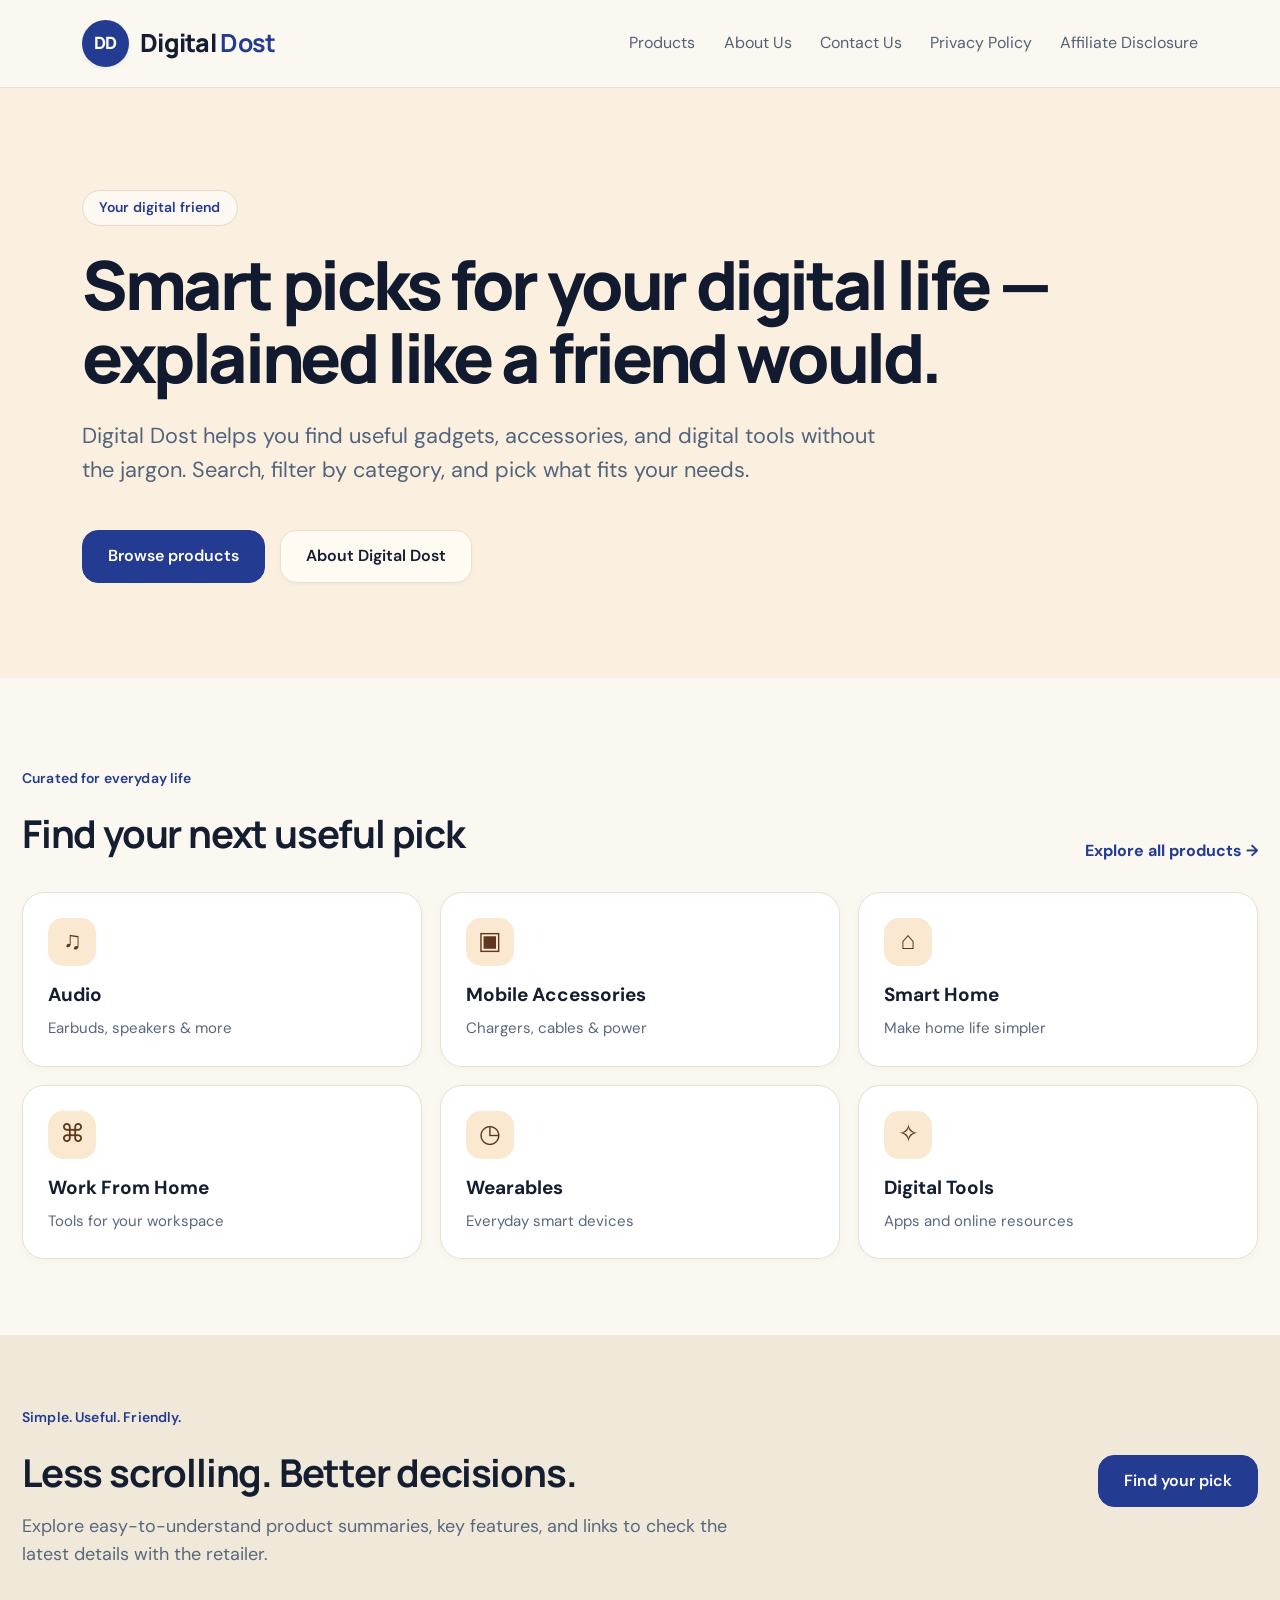
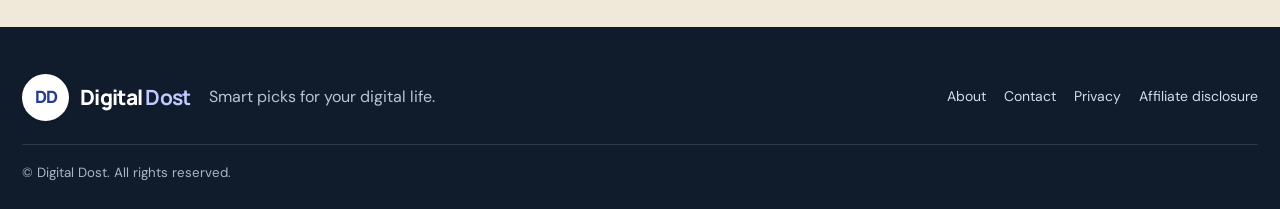
<file: index.html>
<!doctype html>
<html lang="en">
<head>
  <meta charset="utf-8">
  <meta name="viewport" content="width=device-width, initial-scale=1">
  <meta name="description" content="Digital Dost helps you discover useful gadgets, accessories, and digital tools with friendly recommendations.">
  <title>Digital Dost — Smart picks for your digital life</title>
  <link rel="stylesheet" href="styles.css">
</head>
<body>
  <header class="site-header">
    <a class="brand" href="index.html" aria-label="Digital Dost home"><span class="brand-mark">DD</span><span>Digital <b>Dost</b></span></a>
    <button class="menu-toggle" id="menuToggle" aria-label="Toggle navigation" aria-expanded="false">☰</button>
    <nav id="mainNav" aria-label="Main navigation">
      <a href="products.html">Products</a>
      <a href="about.html">About Us</a>
      <a href="contact.html">Contact Us</a>
      <a href="privacy.html">Privacy Policy</a>
      <a href="disclosure.html">Affiliate Disclosure</a>
    </nav>
  </header>
  <main>
    <section class="hero">
      <div class="eyebrow">Your digital friend</div>
      <h1>Smart picks for your digital life — explained like a friend would.</h1>
      <p>Digital Dost helps you find useful gadgets, accessories, and digital tools without the jargon. Search, filter by category, and pick what fits your needs.</p>
      <div class="hero-actions">
        <a class="button primary" href="products.html">Browse products</a>
        <a class="button secondary" href="about.html">About Digital Dost</a>
      </div>
    </section>
    <section class="section wrap">
      <div class="section-heading">
        <div><p class="eyebrow">Curated for everyday life</p><h2>Find your next useful pick</h2></div>
        <a class="text-link" href="products.html">Explore all products →</a>
      </div>
      <div class="category-grid">
        <a class="category-card" href="products.html?category=Audio"><span class="category-icon">♫</span><strong>Audio</strong><small>Earbuds, speakers & more</small></a>
        <a class="category-card" href="products.html?category=Mobile%20Accessories"><span class="category-icon">▣</span><strong>Mobile Accessories</strong><small>Chargers, cables & power</small></a>
        <a class="category-card" href="products.html?category=Smart%20Home"><span class="category-icon">⌂</span><strong>Smart Home</strong><small>Make home life simpler</small></a>
        <a class="category-card" href="products.html?category=Work%20From%20Home"><span class="category-icon">⌘</span><strong>Work From Home</strong><small>Tools for your workspace</small></a>
        <a class="category-card" href="products.html?category=Wearables"><span class="category-icon">◷</span><strong>Wearables</strong><small>Everyday smart devices</small></a>
        <a class="category-card" href="products.html?category=Digital%20Tools"><span class="category-icon">✧</span><strong>Digital Tools</strong><small>Apps and online resources</small></a>
      </div>
    </section>
    <section class="feature-band">
      <div class="wrap feature-content"><div><p class="eyebrow">Simple. Useful. Friendly.</p><h2>Less scrolling. Better decisions.</h2><p>Explore easy-to-understand product summaries, key features, and links to check the latest details with the retailer.</p></div><a class="button primary" href="products.html">Find your pick</a></div>
    </section>
  </main>
  <footer class="site-footer"><div class="wrap footer-inner"><a class="brand footer-brand" href="index.html"><span class="brand-mark">DD</span><span>Digital <b>Dost</b></span></a><p>Smart picks for your digital life.</p><div class="footer-links"><a href="about.html">About</a><a href="contact.html">Contact</a><a href="privacy.html">Privacy</a><a href="disclosure.html">Affiliate disclosure</a></div><small>© <span data-year></span> Digital Dost. All rights reserved.</small></div></footer>
  <script src="script.js"></script>
</body>
</html>
</file>
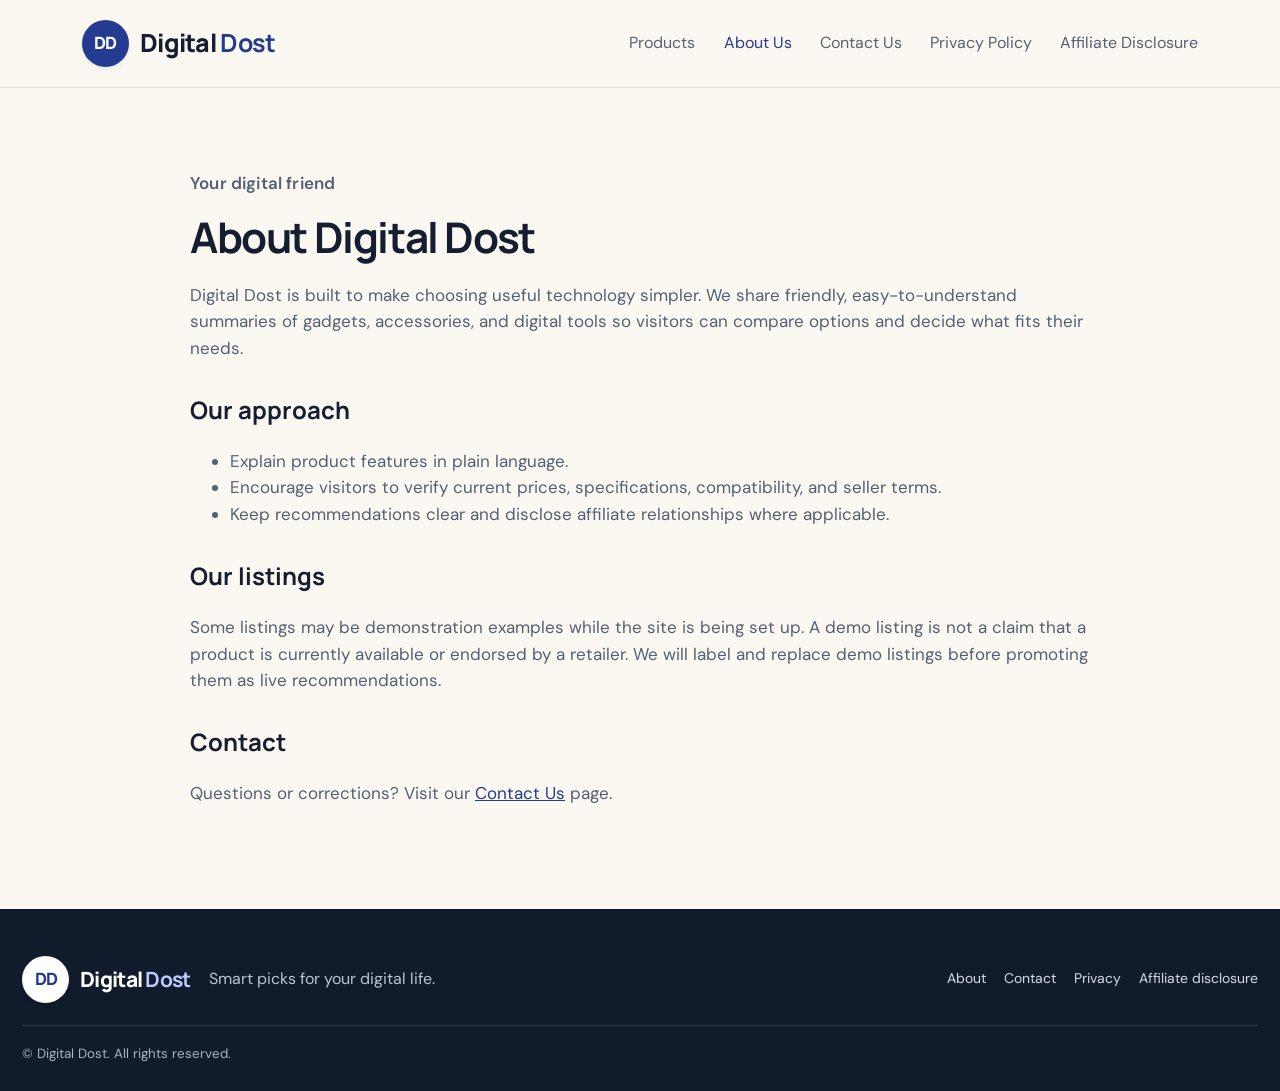
<file: about.html>
<!doctype html><html lang="en"><head><meta charset="utf-8"><meta name="viewport" content="width=device-width, initial-scale=1"><title>About Us — Digital Dost</title><link rel="stylesheet" href="styles.css"></head><body>
<header class="site-header"><a class="brand" href="index.html"><span class="brand-mark">DD</span><span>Digital <b>Dost</b></span></a><button class="menu-toggle" id="menuToggle" aria-label="Toggle navigation" aria-expanded="false">☰</button><nav id="mainNav"><a href="products.html">Products</a><a class="active" href="about.html">About Us</a><a href="contact.html">Contact Us</a><a href="privacy.html">Privacy Policy</a><a href="disclosure.html">Affiliate Disclosure</a></nav></header>
<main class="wrap content-page"><p class="eyebrow">Your digital friend</p><h1>About Digital Dost</h1><p>Digital Dost is built to make choosing useful technology simpler. We share friendly, easy-to-understand summaries of gadgets, accessories, and digital tools so visitors can compare options and decide what fits their needs.</p><h2>Our approach</h2><ul><li>Explain product features in plain language.</li><li>Encourage visitors to verify current prices, specifications, compatibility, and seller terms.</li><li>Keep recommendations clear and disclose affiliate relationships where applicable.</li></ul><h2>Our listings</h2><p>Some listings may be demonstration examples while the site is being set up. A demo listing is not a claim that a product is currently available or endorsed by a retailer. We will label and replace demo listings before promoting them as live recommendations.</p><h2>Contact</h2><p>Questions or corrections? Visit our <a href="contact.html">Contact Us</a> page.</p></main>
<footer class="site-footer"><div class="wrap footer-inner"><a class="brand footer-brand" href="index.html"><span class="brand-mark">DD</span><span>Digital <b>Dost</b></span></a><p>Smart picks for your digital life.</p><div class="footer-links"><a href="about.html">About</a><a href="contact.html">Contact</a><a href="privacy.html">Privacy</a><a href="disclosure.html">Affiliate disclosure</a></div><small>© <span data-year></span> Digital Dost. All rights reserved.</small></div></footer><script src="script.js"></script></body></html>
</file>
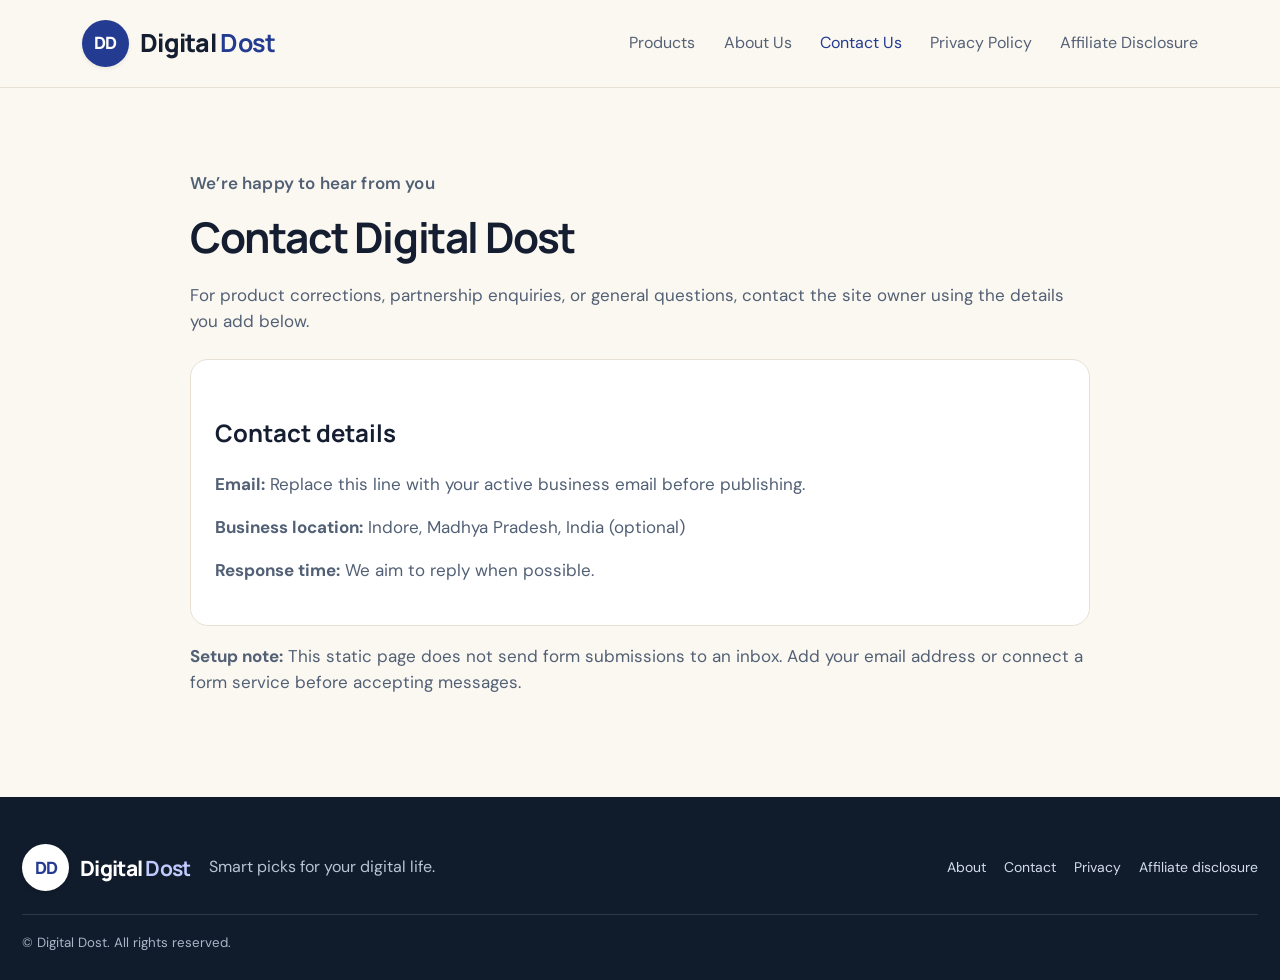
<file: contact.html>
<!doctype html><html lang="en"><head><meta charset="utf-8"><meta name="viewport" content="width=device-width, initial-scale=1"><title>Contact Us — Digital Dost</title><link rel="stylesheet" href="styles.css"></head><body>
<header class="site-header"><a class="brand" href="index.html"><span class="brand-mark">DD</span><span>Digital <b>Dost</b></span></a><button class="menu-toggle" id="menuToggle" aria-label="Toggle navigation" aria-expanded="false">☰</button><nav id="mainNav"><a href="products.html">Products</a><a href="about.html">About Us</a><a class="active" href="contact.html">Contact Us</a><a href="privacy.html">Privacy Policy</a><a href="disclosure.html">Affiliate Disclosure</a></nav></header>
<main class="wrap content-page"><p class="eyebrow">We’re happy to hear from you</p><h1>Contact Digital Dost</h1><p>For product corrections, partnership enquiries, or general questions, contact the site owner using the details you add below.</p><div class="contact-panel"><h2>Contact details</h2><p><strong>Email:</strong> Replace this line with your active business email before publishing.</p><p><strong>Business location:</strong> Indore, Madhya Pradesh, India (optional)</p><p><strong>Response time:</strong> We aim to reply when possible.</p></div><p><strong>Setup note:</strong> This static page does not send form submissions to an inbox. Add your email address or connect a form service before accepting messages.</p></main>
<footer class="site-footer"><div class="wrap footer-inner"><a class="brand footer-brand" href="index.html"><span class="brand-mark">DD</span><span>Digital <b>Dost</b></span></a><p>Smart picks for your digital life.</p><div class="footer-links"><a href="about.html">About</a><a href="contact.html">Contact</a><a href="privacy.html">Privacy</a><a href="disclosure.html">Affiliate disclosure</a></div><small>© <span data-year></span> Digital Dost. All rights reserved.</small></div></footer><script src="script.js"></script></body></html>
</file>
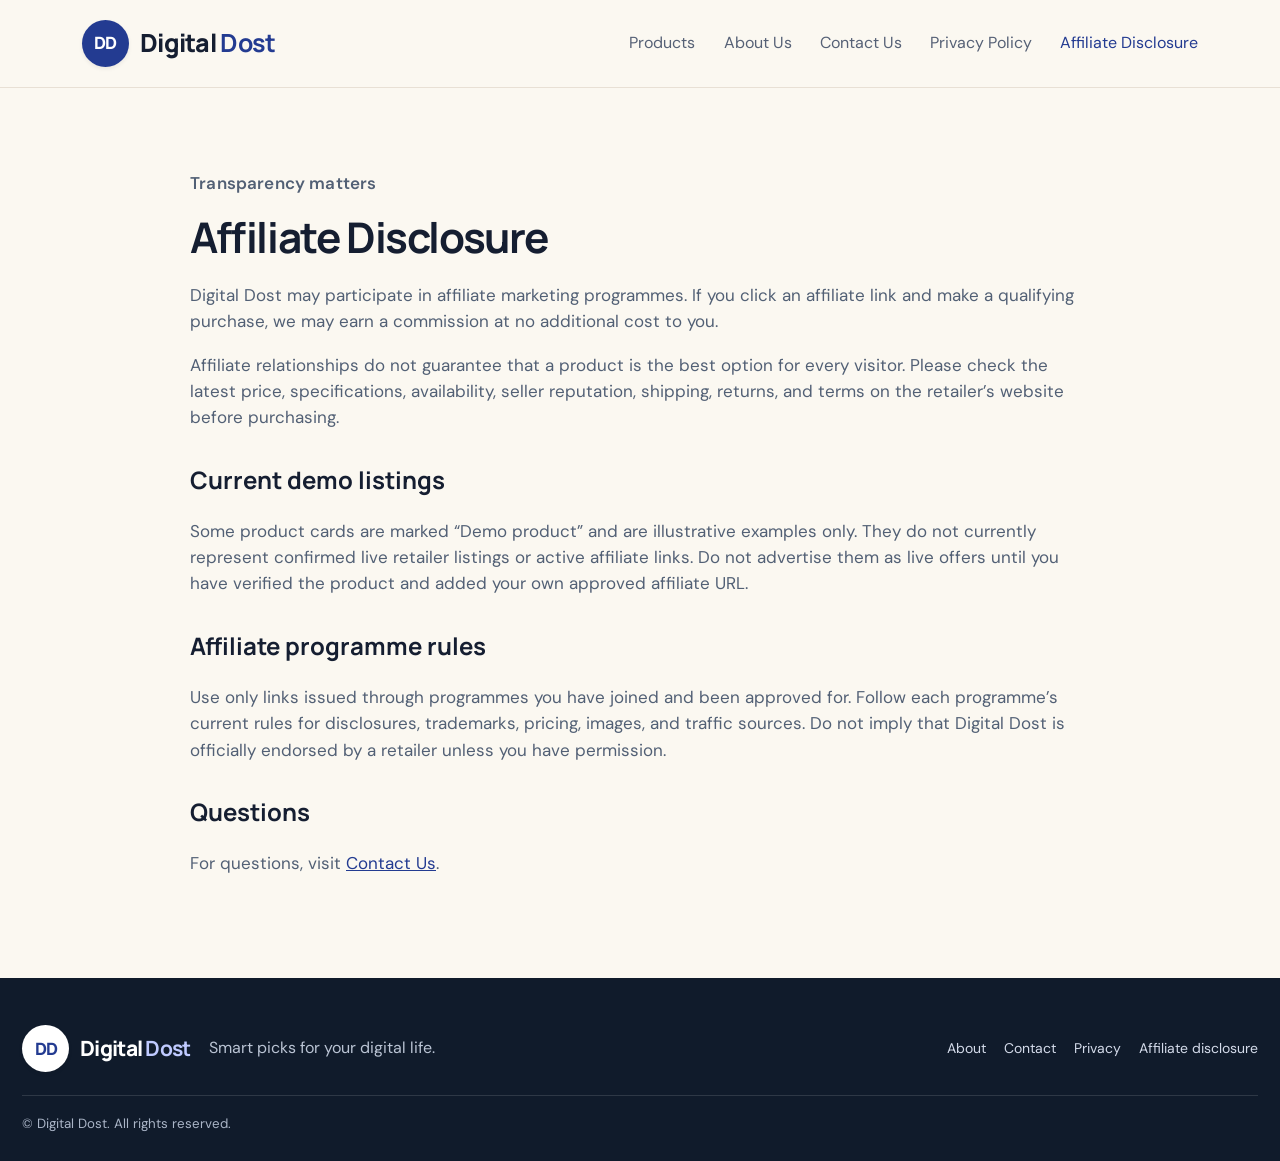
<file: disclosure.html>
<!doctype html><html lang="en"><head><meta charset="utf-8"><meta name="viewport" content="width=device-width, initial-scale=1"><title>Affiliate Disclosure — Digital Dost</title><link rel="stylesheet" href="styles.css"></head><body>
<header class="site-header"><a class="brand" href="index.html"><span class="brand-mark">DD</span><span>Digital <b>Dost</b></span></a><button class="menu-toggle" id="menuToggle" aria-label="Toggle navigation" aria-expanded="false">☰</button><nav id="mainNav"><a href="products.html">Products</a><a href="about.html">About Us</a><a href="contact.html">Contact Us</a><a href="privacy.html">Privacy Policy</a><a class="active" href="disclosure.html">Affiliate Disclosure</a></nav></header>
<main class="wrap content-page"><p class="eyebrow">Transparency matters</p><h1>Affiliate Disclosure</h1><p>Digital Dost may participate in affiliate marketing programmes. If you click an affiliate link and make a qualifying purchase, we may earn a commission at no additional cost to you.</p><p>Affiliate relationships do not guarantee that a product is the best option for every visitor. Please check the latest price, specifications, availability, seller reputation, shipping, returns, and terms on the retailer’s website before purchasing.</p><h2>Current demo listings</h2><p>Some product cards are marked “Demo product” and are illustrative examples only. They do not currently represent confirmed live retailer listings or active affiliate links. Do not advertise them as live offers until you have verified the product and added your own approved affiliate URL.</p><h2>Affiliate programme rules</h2><p>Use only links issued through programmes you have joined and been approved for. Follow each programme’s current rules for disclosures, trademarks, pricing, images, and traffic sources. Do not imply that Digital Dost is officially endorsed by a retailer unless you have permission.</p><h2>Questions</h2><p>For questions, visit <a href="contact.html">Contact Us</a>.</p></main>
<footer class="site-footer"><div class="wrap footer-inner"><a class="brand footer-brand" href="index.html"><span class="brand-mark">DD</span><span>Digital <b>Dost</b></span></a><p>Smart picks for your digital life.</p><div class="footer-links"><a href="about.html">About</a><a href="contact.html">Contact</a><a href="privacy.html">Privacy</a><a href="disclosure.html">Affiliate disclosure</a></div><small>© <span data-year></span> Digital Dost. All rights reserved.</small></div></footer><script src="script.js"></script></body></html>
</file>
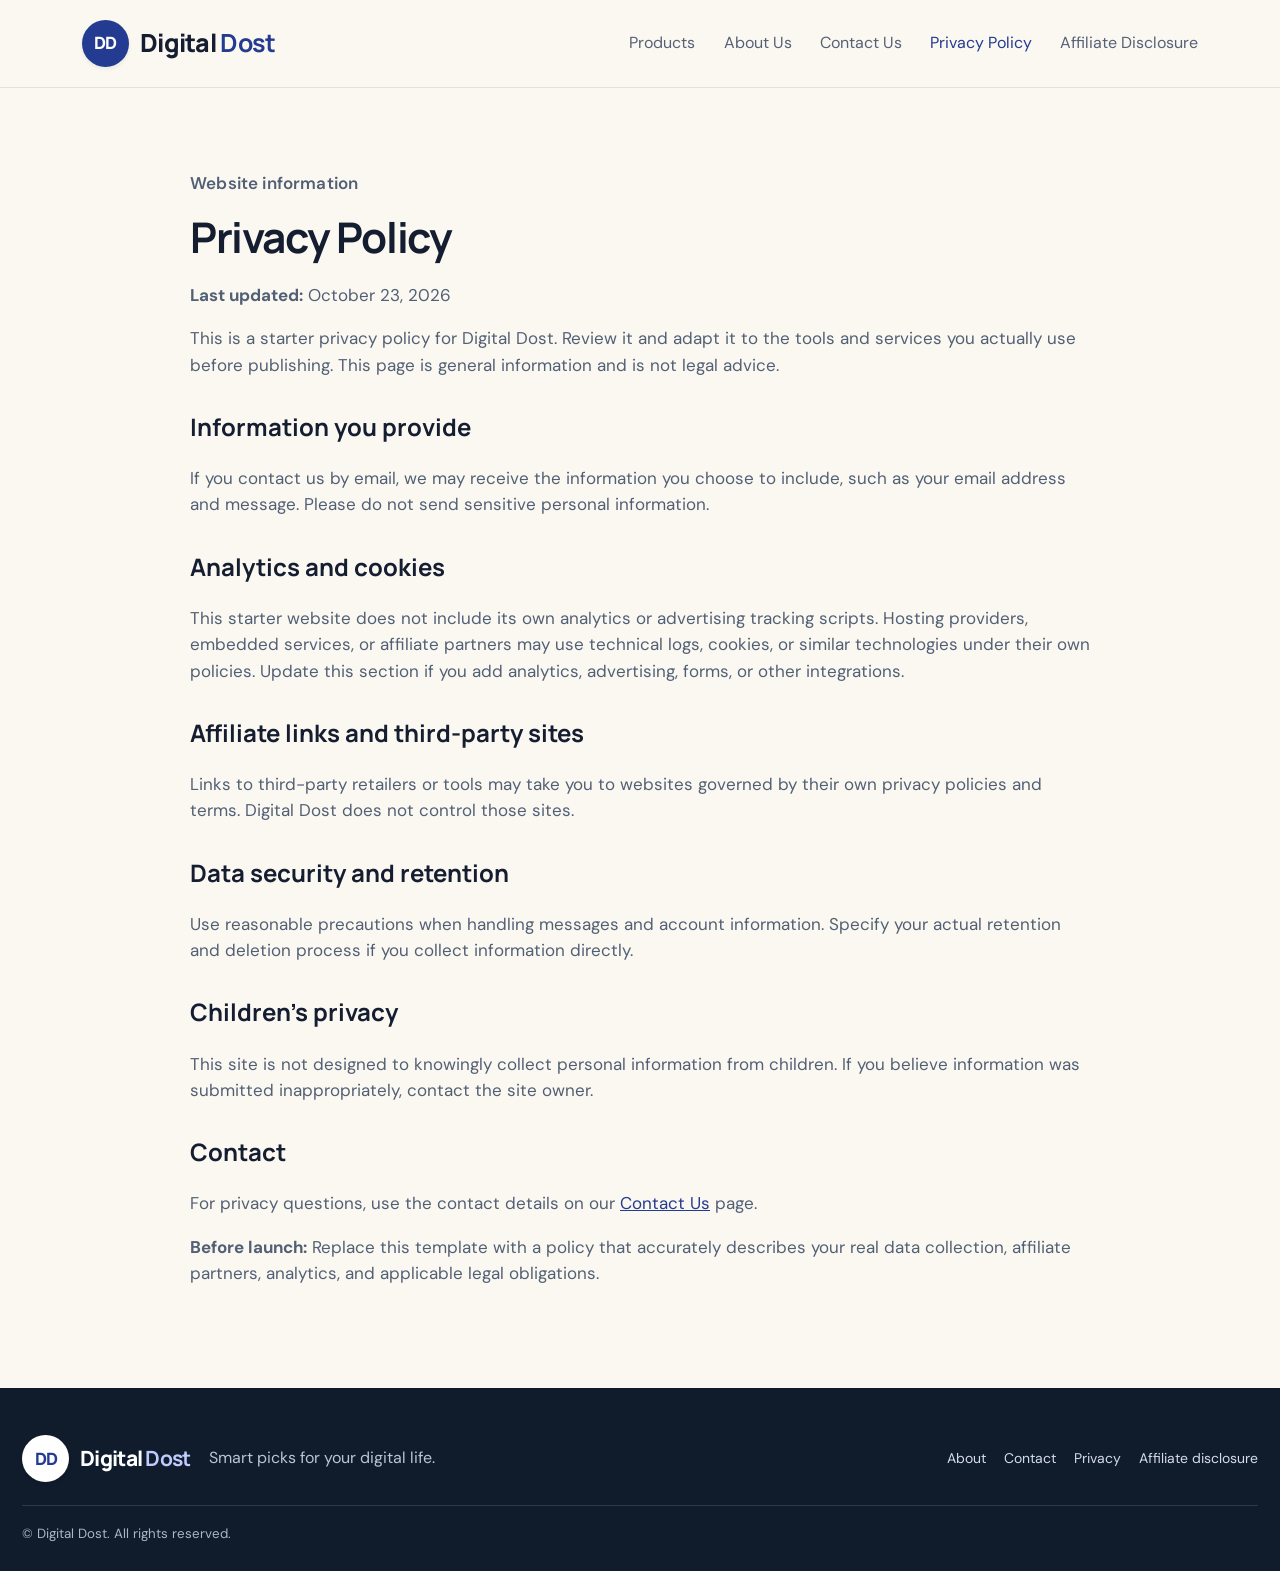
<file: privacy.html>
<!doctype html><html lang="en"><head><meta charset="utf-8"><meta name="viewport" content="width=device-width, initial-scale=1"><title>Privacy Policy — Digital Dost</title><link rel="stylesheet" href="styles.css"></head><body>
<header class="site-header"><a class="brand" href="index.html"><span class="brand-mark">DD</span><span>Digital <b>Dost</b></span></a><button class="menu-toggle" id="menuToggle" aria-label="Toggle navigation" aria-expanded="false">☰</button><nav id="mainNav"><a href="products.html">Products</a><a href="about.html">About Us</a><a href="contact.html">Contact Us</a><a class="active" href="privacy.html">Privacy Policy</a><a href="disclosure.html">Affiliate Disclosure</a></nav></header>
<main class="wrap content-page"><p class="eyebrow">Website information</p><h1>Privacy Policy</h1><p><strong>Last updated:</strong> October 23, 2026</p><p>This is a starter privacy policy for Digital Dost. Review it and adapt it to the tools and services you actually use before publishing. This page is general information and is not legal advice.</p><h2>Information you provide</h2><p>If you contact us by email, we may receive the information you choose to include, such as your email address and message. Please do not send sensitive personal information.</p><h2>Analytics and cookies</h2><p>This starter website does not include its own analytics or advertising tracking scripts. Hosting providers, embedded services, or affiliate partners may use technical logs, cookies, or similar technologies under their own policies. Update this section if you add analytics, advertising, forms, or other integrations.</p><h2>Affiliate links and third-party sites</h2><p>Links to third-party retailers or tools may take you to websites governed by their own privacy policies and terms. Digital Dost does not control those sites.</p><h2>Data security and retention</h2><p>Use reasonable precautions when handling messages and account information. Specify your actual retention and deletion process if you collect information directly.</p><h2>Children’s privacy</h2><p>This site is not designed to knowingly collect personal information from children. If you believe information was submitted inappropriately, contact the site owner.</p><h2>Contact</h2><p>For privacy questions, use the contact details on our <a href="contact.html">Contact Us</a> page.</p><p><strong>Before launch:</strong> Replace this template with a policy that accurately describes your real data collection, affiliate partners, analytics, and applicable legal obligations.</p></main>
<footer class="site-footer"><div class="wrap footer-inner"><a class="brand footer-brand" href="index.html"><span class="brand-mark">DD</span><span>Digital <b>Dost</b></span></a><p>Smart picks for your digital life.</p><div class="footer-links"><a href="about.html">About</a><a href="contact.html">Contact</a><a href="privacy.html">Privacy</a><a href="disclosure.html">Affiliate disclosure</a></div><small>© <span data-year></span> Digital Dost. All rights reserved.</small></div></footer><script src="script.js"></script></body></html>
</file>
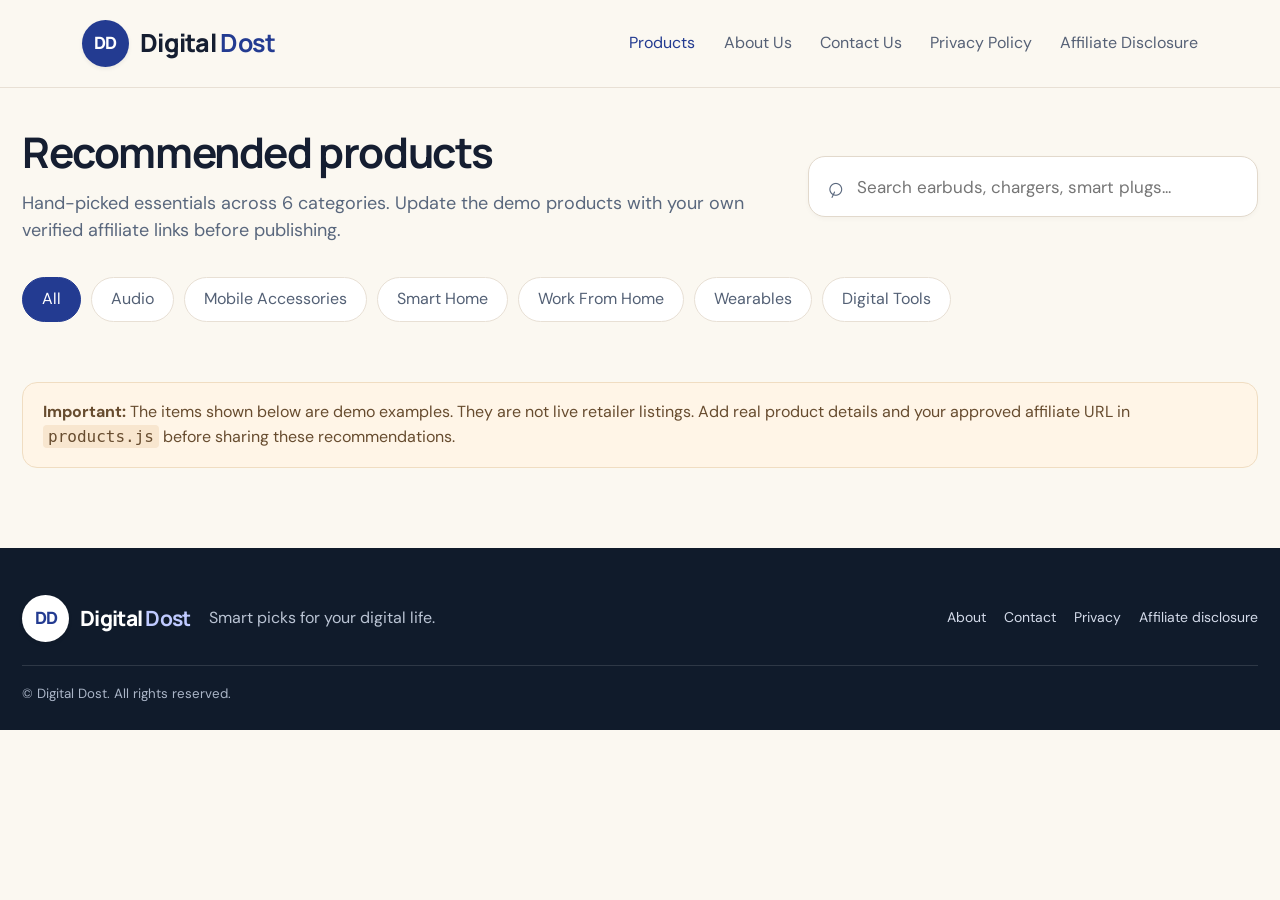
<file: products.html>
<!doctype html>
<html lang="en">
<head>
  <meta charset="utf-8"><meta name="viewport" content="width=device-width, initial-scale=1">
  <meta name="description" content="Browse Digital Dost's recommended gadgets, accessories, and digital tools.">
  <title>Recommended Products — Digital Dost</title><link rel="stylesheet" href="styles.css">
</head>
<body>
  <header class="site-header"><a class="brand" href="index.html"><span class="brand-mark">DD</span><span>Digital <b>Dost</b></span></a><button class="menu-toggle" id="menuToggle" aria-label="Toggle navigation" aria-expanded="false">☰</button><nav id="mainNav"><a class="active" href="products.html">Products</a><a href="about.html">About Us</a><a href="contact.html">Contact Us</a><a href="privacy.html">Privacy Policy</a><a href="disclosure.html">Affiliate Disclosure</a></nav></header>
  <main class="wrap products-page">
    <div class="products-heading"><div><h1>Recommended products</h1><p>Hand-picked essentials across 6 categories. Update the demo products with your own verified affiliate links before publishing.</p></div><label class="search-box"><span aria-hidden="true">⌕</span><input id="productSearch" type="search" placeholder="Search earbuds, chargers, smart plugs..." aria-label="Search products"></label></div>
    <div class="filters" id="categoryFilters" aria-label="Filter by category"><button class="filter active" data-category="All">All</button><button class="filter" data-category="Audio">Audio</button><button class="filter" data-category="Mobile Accessories">Mobile Accessories</button><button class="filter" data-category="Smart Home">Smart Home</button><button class="filter" data-category="Work From Home">Work From Home</button><button class="filter" data-category="Wearables">Wearables</button><button class="filter" data-category="Digital Tools">Digital Tools</button></div>
    <p class="results-count" id="resultsCount" aria-live="polite"></p>
    <div class="product-grid" id="productGrid"></div>
    <div class="notice"><strong>Important:</strong> The items shown below are demo examples. They are not live retailer listings. Add real product details and your approved affiliate URL in <code>products.js</code> before sharing these recommendations.</div>
  </main>
  <footer class="site-footer"><div class="wrap footer-inner"><a class="brand footer-brand" href="index.html"><span class="brand-mark">DD</span><span>Digital <b>Dost</b></span></a><p>Smart picks for your digital life.</p><div class="footer-links"><a href="about.html">About</a><a href="contact.html">Contact</a><a href="privacy.html">Privacy</a><a href="disclosure.html">Affiliate disclosure</a></div><small>© <span data-year></span> Digital Dost. All rights reserved.</small></div></footer>
  <script src="products.js"></script><script src="script.js"></script>
</body>
</html>
</file>
<file: styles.css>
@import url('https://fonts.googleapis.com/css2?family=DM+Sans:wght@400;500;600;700&family=Manrope:wght@400;500;600;700;800&display=swap');
:root{--navy:#111b32;--blue:#233b91;--blue2:#304aa5;--cream:#fbf8f1;--hero:#fbf0df;--ink:#151e31;--muted:#59677d;--line:#e8e0d5;--white:#fff;--green:#187a54}
*{box-sizing:border-box}html{scroll-behavior:smooth}body{margin:0;background:var(--cream);color:var(--ink);font-family:"DM Sans",Arial,sans-serif;font-size:16px;line-height:1.55}a{color:inherit;text-decoration:none}.site-header{min-height:88px;padding:18px clamp(22px,6.4vw,110px);display:flex;align-items:center;justify-content:space-between;gap:24px;background:rgba(251,248,241,.98);border-bottom:1px solid var(--line);position:sticky;top:0;z-index:10}.brand{display:flex;align-items:center;gap:11px;font-family:Manrope,sans-serif;font-size:25px;font-weight:800;letter-spacing:-.7px;white-space:nowrap}.brand b{color:var(--blue)}.brand-mark{height:47px;width:47px;border-radius:50%;display:grid;place-items:center;background:var(--blue);color:white;font-size:17px;letter-spacing:-1px;box-shadow:0 2px 4px #0001}nav{display:flex;align-items:center;gap:clamp(15px,2.2vw,36px)}nav a{font-size:16px;color:#566176;white-space:nowrap}nav a:hover,nav a.active{color:var(--blue)}.menu-toggle{display:none;background:white;border:1px solid var(--line);border-radius:10px;padding:8px 12px;font-size:22px}.hero{background:var(--hero);padding:clamp(68px,8vw,132px) clamp(22px,6.4vw,110px) 78px;min-height:590px}.eyebrow{display:inline-block;font-size:14px;font-weight:600;color:var(--blue);letter-spacing:.01em}.hero .eyebrow{border:1px solid #e4dacb;border-radius:30px;padding:6px 16px;background:#fff9}.hero h1{max-width:1000px;margin:22px 0 24px;font-family:Manrope,sans-serif;font-size:clamp(42px,5.3vw,76px);line-height:1.08;letter-spacing:-3.4px;font-weight:800;color:#111a2e}.hero p{max-width:810px;font-size:clamp(18px,1.7vw,24px);line-height:1.6;color:#52637c;margin:0}.hero-actions{display:flex;gap:15px;flex-wrap:wrap;margin-top:42px}.button{display:inline-flex;align-items:center;justify-content:center;border:1px solid var(--line);border-radius:16px;padding:13px 25px;font-weight:600;font-size:16px;transition:transform .15s,background .15s;cursor:pointer}.button:hover{transform:translateY(-1px)}.primary{background:var(--blue);border-color:var(--blue);color:white}.primary:hover{background:var(--blue2)}.secondary{background:#fffaf2;color:var(--ink);box-shadow:0 2px 3px #00000008}.wrap{width:min(100% - 44px,1480px);margin-inline:auto}.section{padding-block:76px}.section-heading{display:flex;align-items:end;justify-content:space-between;gap:20px;margin-bottom:28px}.section-heading h2,.feature-content h2{font-family:Manrope,sans-serif;font-size:clamp(28px,3vw,42px);line-height:1.15;letter-spacing:-1.2px;margin:8px 0}.text-link{font-weight:700;color:var(--blue);white-space:nowrap}.category-grid{display:grid;grid-template-columns:repeat(3,minmax(0,1fr));gap:18px}.category-card{background:#fff;border:1px solid var(--line);border-radius:22px;padding:25px;display:flex;flex-direction:column;align-items:flex-start;gap:8px;box-shadow:0 2px 8px #201a1008;transition:transform .2s,border-color .2s}.category-card:hover{transform:translateY(-3px);border-color:#bdc7eb}.category-icon{display:grid;place-items:center;width:48px;height:48px;border-radius:15px;background:#fae8d1;color:#5d371e;font-size:25px;margin-bottom:6px}.category-card strong{font-size:19px}.category-card small{color:var(--muted);font-size:15px}.feature-band{background:#f0e8d9;padding:58px 0}.feature-content{display:flex;justify-content:space-between;align-items:center;gap:30px}.feature-content p:not(.eyebrow){max-width:740px;color:var(--muted);font-size:18px;margin-bottom:0}.site-footer{background:#101b2b;color:#e9edf4;padding:42px 0 26px}.footer-inner{display:flex;align-items:center;gap:18px;flex-wrap:wrap}.footer-brand{color:white;font-size:21px}.footer-brand b{color:#bfcaff}.footer-brand .brand-mark{background:#fff;color:var(--blue)}.footer-inner p{color:#bac4d4;margin-right:auto}.footer-links{display:flex;gap:18px;flex-wrap:wrap}.footer-links a{color:#d4dbea;font-size:14px}.footer-inner small{width:100%;border-top:1px solid #ffffff20;padding-top:18px;color:#aab5c7}
.products-page{padding-block:40px 80px}.products-heading{display:grid;grid-template-columns:1.25fr .75fr;gap:35px;align-items:center}.products-heading h1,.content-page h1{font-family:Manrope,sans-serif;font-size:clamp(30px,3.3vw,43px);line-height:1.15;letter-spacing:-1.4px;margin:0 0 13px}.products-heading p{font-size:18px;color:var(--muted);max-width:800px;margin:0}.search-box{display:flex;align-items:center;gap:12px;background:white;border:1px solid #e2d9cc;border-radius:17px;padding:0 17px;min-height:61px;box-shadow:0 2px 5px #00000008}.search-box span{font-size:28px;color:var(--muted);transform:rotate(-20deg)}.search-box input{width:100%;min-width:0;border:0;outline:0;background:transparent;font:inherit;font-size:17px;color:var(--ink)}.filters{display:flex;gap:10px;flex-wrap:wrap;margin:32px 0}.filter{border:1px solid var(--line);border-radius:28px;padding:9px 19px;background:#fff;color:#536075;font:inherit;cursor:pointer}.filter:hover{border-color:#aebce9}.filter.active{background:var(--blue);border-color:var(--blue);color:white}.results-count{color:var(--muted);margin:0 0 23px}.product-grid{display:grid;grid-template-columns:repeat(3,minmax(0,1fr));gap:26px}.product-card{background:#fff;border:1px solid #e7dfd4;border-radius:25px;padding:27px;box-shadow:0 2px 6px #19140e0b;display:flex;flex-direction:column;min-width:0}.product-top{display:flex;align-items:flex-start;justify-content:space-between;gap:10px;margin-bottom:20px}.product-icon{display:grid;place-items:center;flex:0 0 65px;height:65px;border-radius:23px;background:#fae8d1;color:#59351e;font-size:30px}.pills{display:flex;gap:7px;justify-content:flex-end;flex-wrap:wrap}.pill{border:1px solid var(--line);border-radius:30px;padding:3px 10px;font-size:13px;line-height:1.6;white-space:nowrap}.pill.demo{background:#fbe8d1;border-color:#fbe8d1;color:#50321d}.pill.ready{background:#e3f5ec;border-color:#c6e9d8;color:#176344}.product-card h2{font-family:Manrope,sans-serif;font-size:21px;line-height:1.3;margin:0 0 13px;letter-spacing:-.3px}.product-description{font-size:16px;color:var(--muted);margin:0 0 18px}.feature-list{list-style:none;padding:0;margin:0 0 22px}.feature-list li{margin:7px 0;display:flex;gap:10px;align-items:flex-start}.feature-list li:before{content:"✓";font-weight:700;color:var(--blue);font-size:19px;line-height:1.25}.best-for{margin:auto 0 5px;font-size:14px;color:var(--muted)}.best-for strong{color:var(--ink);font-weight:600}.product-bottom{display:flex;align-items:center;justify-content:space-between;gap:10px;flex-wrap:wrap;margin-top:8px}.price{color:#566176;font-size:15px}.small{padding:8px 13px;border-radius:11px;font-size:14px}.disabled{background:#f4f1eb;color:#7b8290;border-color:#e7e1d8;cursor:not-allowed}.notice{background:#fff5e7;border:1px solid #f0ddc2;border-radius:15px;padding:17px 20px;margin-top:28px;color:#674c2f}.notice code{background:#f8e6cf;padding:2px 5px;border-radius:4px}.empty-state{grid-column:1/-1;text-align:center;background:white;border:1px solid var(--line);padding:40px;border-radius:20px}.content-page{min-height:60vh;padding-block:65px 85px;max-width:900px}.content-page h1{margin-bottom:20px}.content-page h2{font-family:Manrope,sans-serif;margin-top:30px}.content-page p,.content-page li{color:#526075;font-size:17px}.content-page a{color:var(--blue);text-decoration:underline}.contact-panel{padding:24px;background:white;border:1px solid var(--line);border-radius:18px;margin-top:24px}.contact-panel label{display:block;font-weight:600;margin:14px 0 5px}.contact-panel input,.contact-panel textarea{width:100%;font:inherit;border:1px solid var(--line);border-radius:10px;padding:12px}.contact-panel textarea{min-height:120px}.contact-panel .button{margin-top:14px}
@media(max-width:1050px){.site-header{padding-inline:25px}nav{gap:14px}nav a{font-size:14px}.product-grid{grid-template-columns:repeat(2,minmax(0,1fr))}.products-heading{grid-template-columns:1fr}.search-box{max-width:650px}}
@media(max-width:760px){.site-header{min-height:74px;padding:13px 20px;flex-wrap:wrap}.brand{font-size:22px}.brand-mark{height:42px;width:42px}.menu-toggle{display:block}nav{display:none;order:3;width:100%;flex-direction:column;align-items:stretch;padding:12px 0 4px;gap:0}nav.open{display:flex}nav a{padding:11px 6px;border-top:1px solid var(--line);font-size:16px}.hero{padding:65px 22px 60px;min-height:0}.hero h1{font-size:clamp(38px,10vw,58px);letter-spacing:-2px}.hero p{font-size:18px}.wrap{width:min(100% - 36px,1480px)}.section{padding-block:52px}.section-heading{align-items:flex-start;flex-direction:column}.category-grid{grid-template-columns:repeat(2,minmax(0,1fr));gap:12px}.category-card{padding:18px}.feature-content{align-items:flex-start;flex-direction:column}.product-grid{grid-template-columns:1fr;gap:16px}.products-page{padding-top:30px}.products-heading p{font-size:16px}.filters{gap:8px;margin:24px 0}.filter{padding:8px 14px;font-size:14px}.product-card{padding:22px}.footer-inner{align-items:flex-start;flex-direction:column}.footer-inner p{margin:0}.footer-links{gap:13px}.footer-inner small{margin-top:4px}.content-page{padding-block:45px 65px}}
@media(max-width:390px){.category-grid{grid-template-columns:1fr}.hero-actions .button{width:100%}.product-top{flex-wrap:wrap}.pills{justify-content:flex-start}}
</file>
